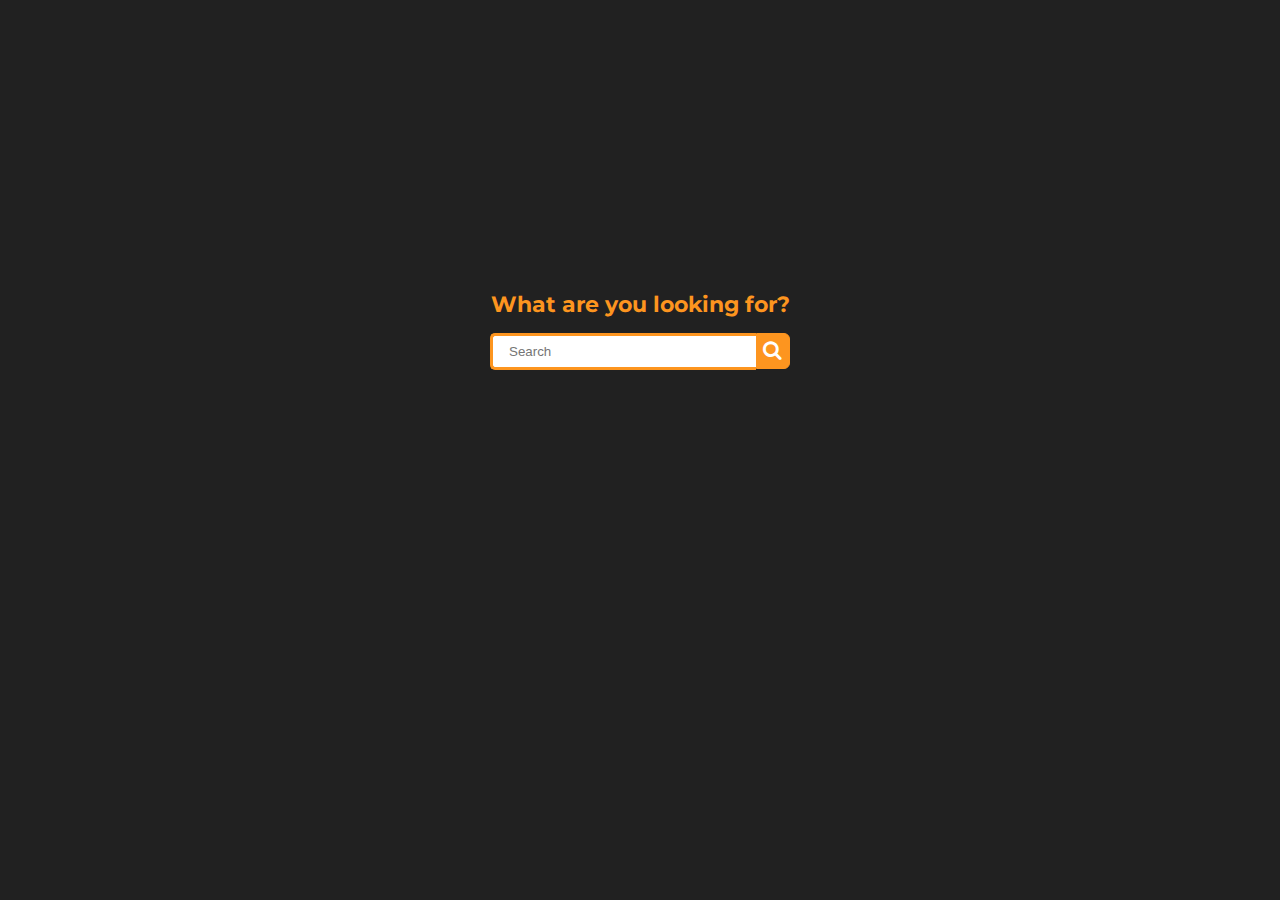
<file: Função Debounce/index.html>
<!DOCTYPE html>
<html lang="en">
<head>
    <meta charset="UTF-8">
    <meta name="viewport" content="width=device-width, initial-scale=1.0">
    <title>Debounce</title>
  
    <link rel="stylesheet" href="styles.css">
    <link rel="stylesheet" href="https://maxcdn.bootstrapcdn.com/font-awesome/4.4.0/css/font-awesome.min.css">
</head>
<body>
    
    <div class="wrap">
        <h1>What are you looking for?</h1>
        <div class="search">
           <input type="text"
                  placeholder="Search">
           <button type="submit">
             <i class="fa fa-search"></i>
          </button>
        </div>
     </div>

    <script src="scripts.js"></script>
</body>
</html>
</file>
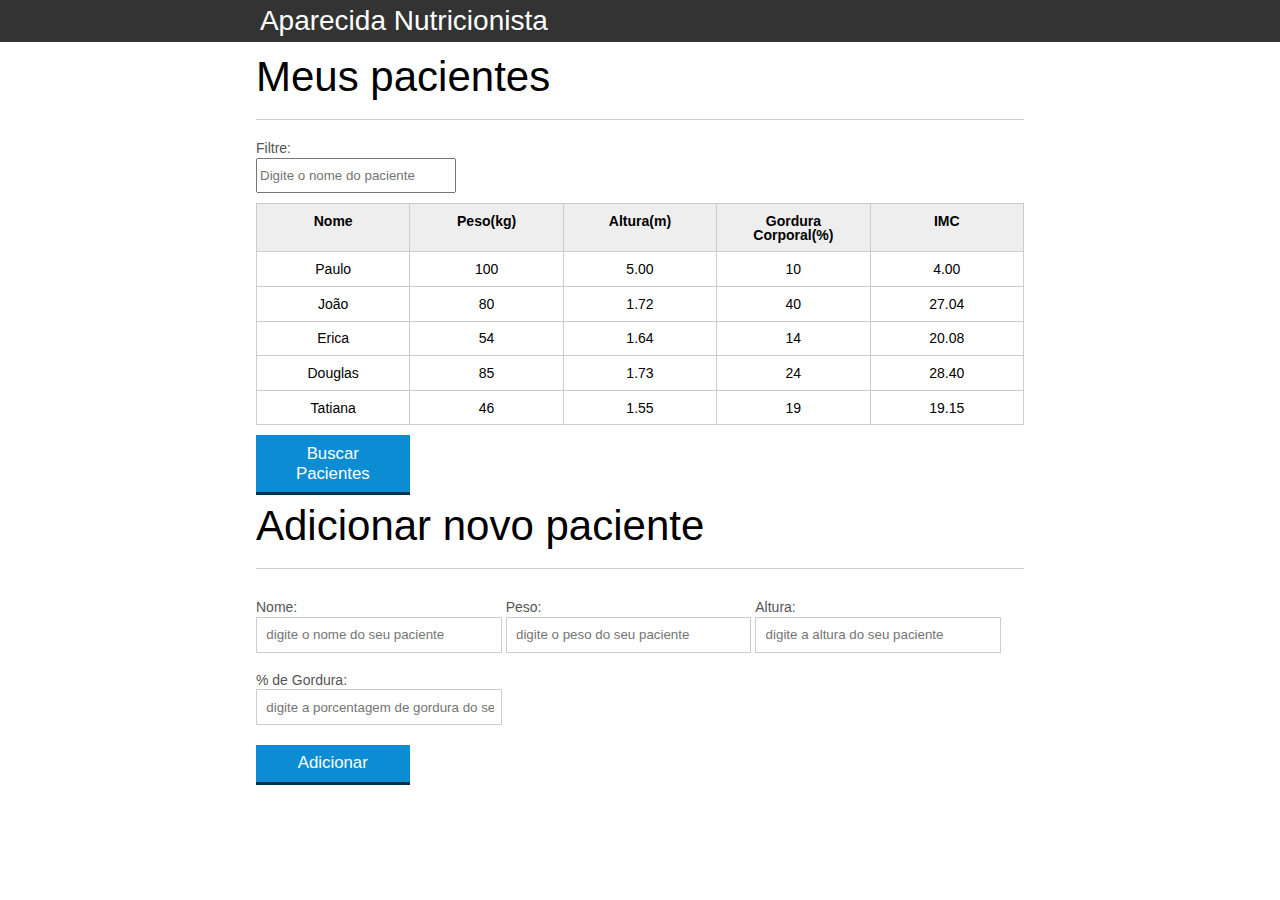
<file: Manipulando o DOM/index.html>
<!DOCTYPE html>
<html lang="pt-br">
	<head>
		<meta charset="UTF-8">
		<title>Aparecida Nutrição</title>
		<link rel="icon" href="favicon.ico" type="image/x-icon">
		<link rel="stylesheet" type="text/css" href="css/reset.css">
		<link rel="stylesheet" type="text/css" href="css/index.css">

	</head>
	<body>

		<header>
			<div class="container">
				<h1 class="titulo">Aparecida Nutrição</h1>
			</div>
		</header>
		<main>
			<section class="container">
				<h2>Meus pacientes</h2>
				<label for="filtrar-tabela">Filtre:</label>
				<input type="text" name="filtro" id="filtrar-tabela" placeholder="Digite o nome do paciente">
				<table>
					<thead>
					   <tr>
						 <th>Nome</th>
						 <th>Peso(kg)</th>
						 <th>Altura(m)</th>
						 <th>Gordura Corporal(%)</th>
						 <th>IMC</th>
						</tr>
					</thead>
					<tbody id="tabela-pacientes">
						<tr class="paciente" id="primeiro-paciente">
							<td class="info-nome">Paulo</td>
							<td class="info-peso">100</td>
							<td class="info-altura">5.00</td>
							<td class="info-gordura">10</td>
							<td class="info-imc">0</td>
						</tr>

						<tr class="paciente" >
							<td class="info-nome">João</td>
							<td class="info-peso">80</td>
							<td class="info-altura">1.72</td>
							<td class="info-gordura">40</td>
							<td class="info-imc">0</td>
						</tr>

						<tr class="paciente" >
							<td class="info-nome">Erica</td>
							<td class="info-peso">54</td>
							<td class="info-altura">1.64</td>
							<td class="info-gordura">14</td>
							<td class="info-imc">0</td>
						</tr>

						<tr class="paciente">
							<td class="info-nome">Douglas</td>
							<td class="info-peso">85</td>
							<td class="info-altura">1.73</td>
							<td class="info-gordura">24</td>
							<td class="info-imc">0</td>
						</tr>
						<tr class="paciente" >
							<td class="info-nome">Tatiana</td>
							<td class="info-peso">46</td>
							<td class="info-altura">1.55</td>
							<td class="info-gordura">19</td>
							<td class="info-imc">0</td>
						</tr>
					</tbody>
				</table>

				<span id="erro-ajax" class="invisivel">Erro ao buscar os pacientes</span>
		
				<button id="buscar-pacientes" class="botao bto-principal">Buscar Pacientes</button>
			</section>
		</main>
		<section class="container">
			<h2 id="titulo-form">Adicionar novo paciente</h2>
			<ul id="mensagens-erro">
			</ul>
			<form id="form-adiciona">
				<div class="grupo">
					<label for="nome">Nome:</label>
					<input id="nome" name="nome" type="text" placeholder="digite o nome do seu paciente" class="campo">
				</div>
				<div class="grupo">
					<label for="peso">Peso:</label>
					<input id="peso" name="peso" type="text" placeholder="digite o peso do seu paciente" class="campo campo-medio">
				</div>
				<div class="grupo">
					<label for="altura">Altura:</label>
					<input id="altura" name="altura" type="text" placeholder="digite a altura do seu paciente" class="campo campo-medio">
				</div>
				<div class="grupo">
					<label for="gordura">% de Gordura:</label>
					<input id="gordura" type="text" placeholder="digite a porcentagem de gordura do seu paciente" class="campo campo-medio">
				</div>
		
				<button id="adicionar-paciente" class="botao bto-principal">Adicionar</button>
			</form>
		</section>
	<script src="js/principal.js"></script>
	<script src="js/form.js"></script>
	<script src="js/remover-paciente.js" ></script>
	<script src="js/filtra.js" ></script>
	<script src="js/buscar-pacientes.js" ></script>
</body>
</html>
</file>
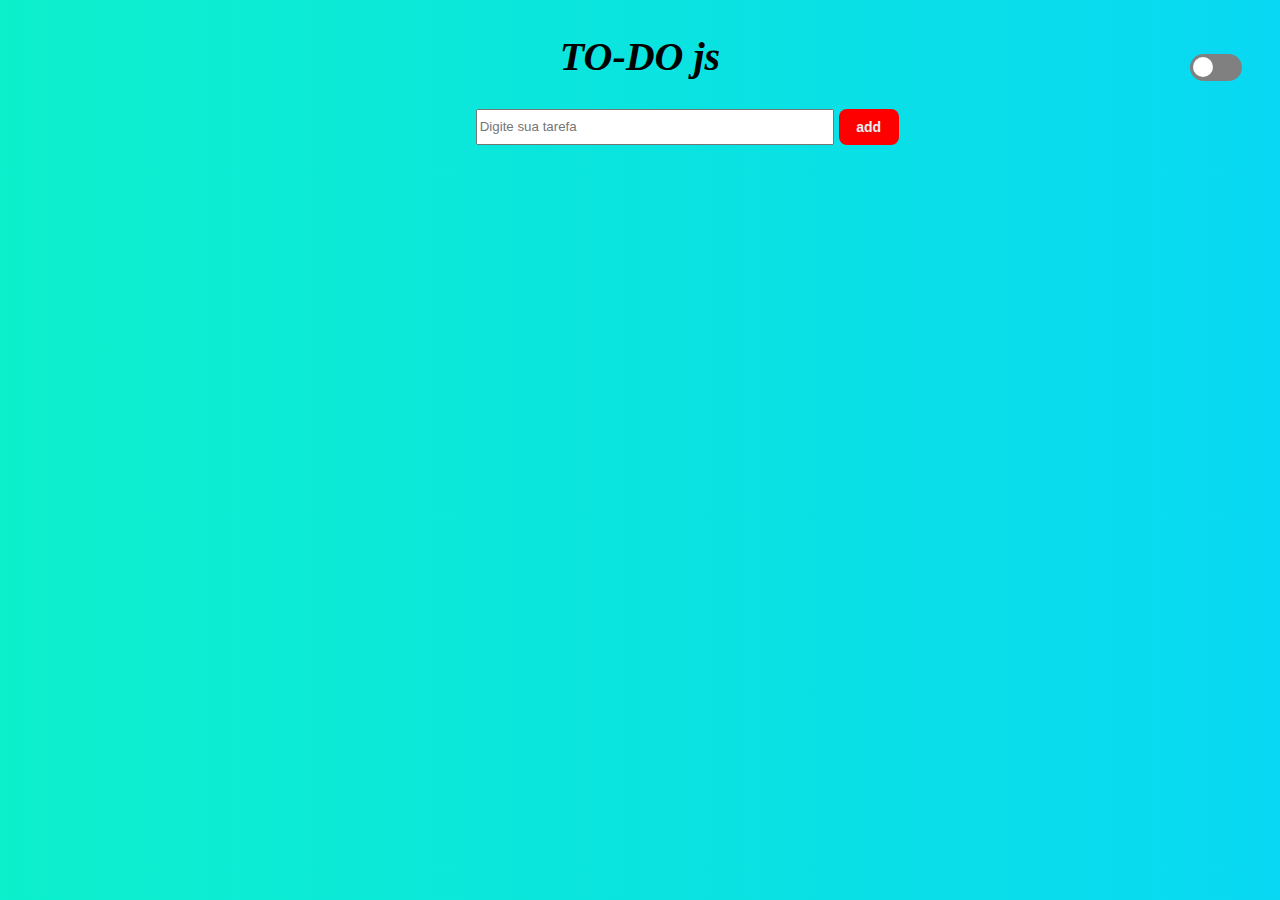
<file: to-do_js/index.html>
<!DOCTYPE html>
<html lang="en">
<head>
    <meta charset="UTF-8">
    <meta name="viewport" content="width=device-width, initial-scale=1.0">
    <link rel="stylesheet" type="text/css" href="style.css">
    <title>To-do.js</title>
</head>
<body> 
    <div class="header">
        <h1 class="title">TO-DO js</h1>
        <div class="bnt-check">
            <input id="switch" type="checkbox" name="theme">
            <label for="switch">Toggle</label>
        </div>
    </div>
    <div id="app">
       <div class="conteiner">
            <div class="conteiner-input-bnt">
                <input class="input" type="text" placeholder="Digite sua tarefa">
                <button onclick="addTodo()">add</button>     
            </div>
        <div class="list">
            <ul>
                <!-- <img src="./imgs/trashD.png" alt=""> -->
                <li class="checked">oi</li>
            </ul>
            
        </div>
      </div>
    </div>
    <script src="main.js"></script>
    <script src="darkMode.js"></script>
</body>
</html>
</file>
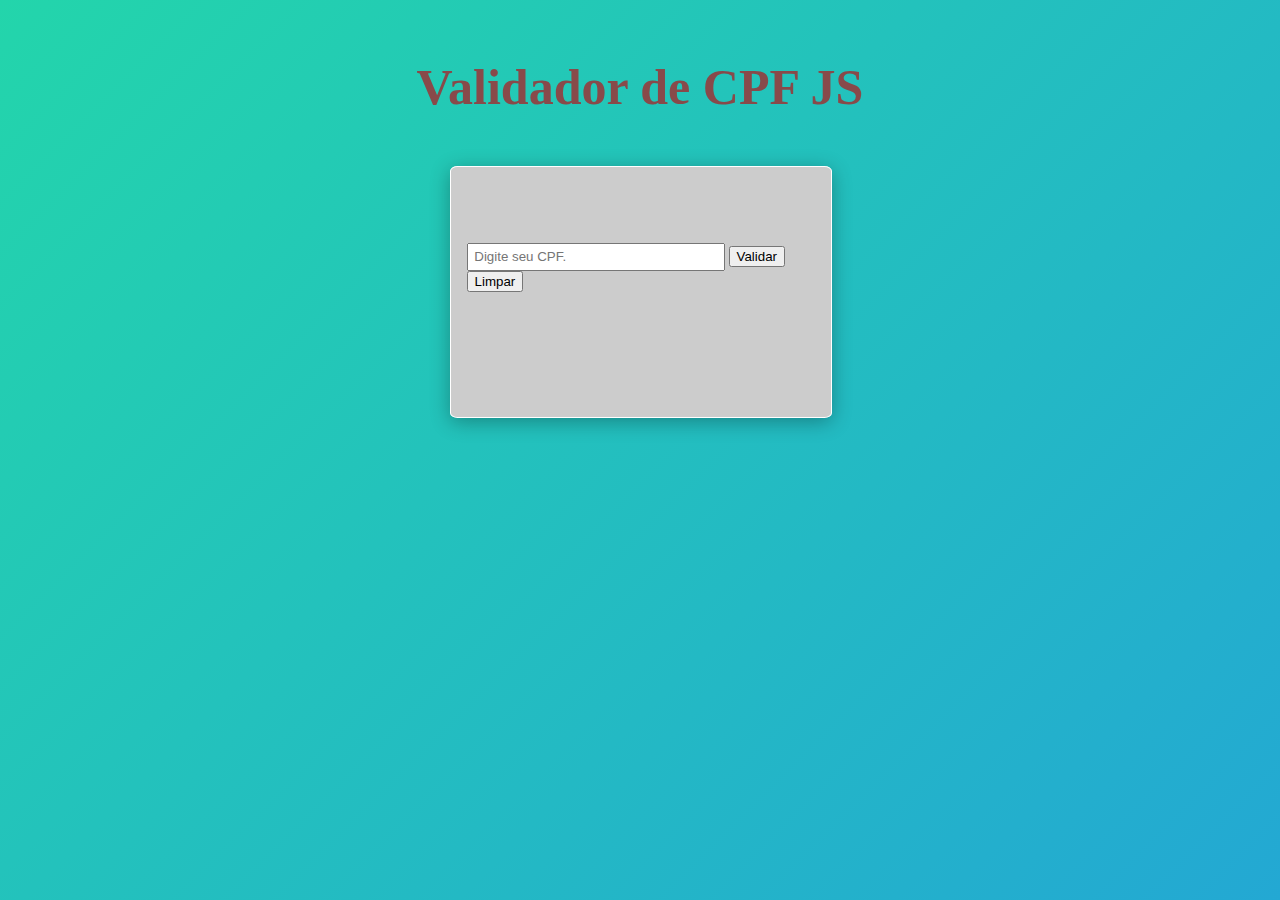
<file: validadorCpfJs/index.html>
<!DOCTYPE html>
<html lang="en">
<head>
  <meta charset="UTF-8">
  <meta name="viewport" content="width=device-width, initial-scale=1.0">
  <link rel="stylesheet" type="text/css" href="style.css">
  <title>Validador</title>
</head>
<body>
  <div class="title">
    <p>Validador de CPF JS</p>
  </div>
  <div class="content">
    <div class="content-input">
      <input class="input" type="text" maxlength="14" placeholder=" Digite seu CPF."/>
      <button class=" button" onclick="pegarCpf()">Validar</button>
    <button class=" button" onclick="apagar()">Limpar</button>
    </div>
    <div class="textt">
      <p id="messege"></p>
    </div>
  </div>
  <script
  type="text/javascript"
  src="main.js">
</script>
</body>
</html>
</file>
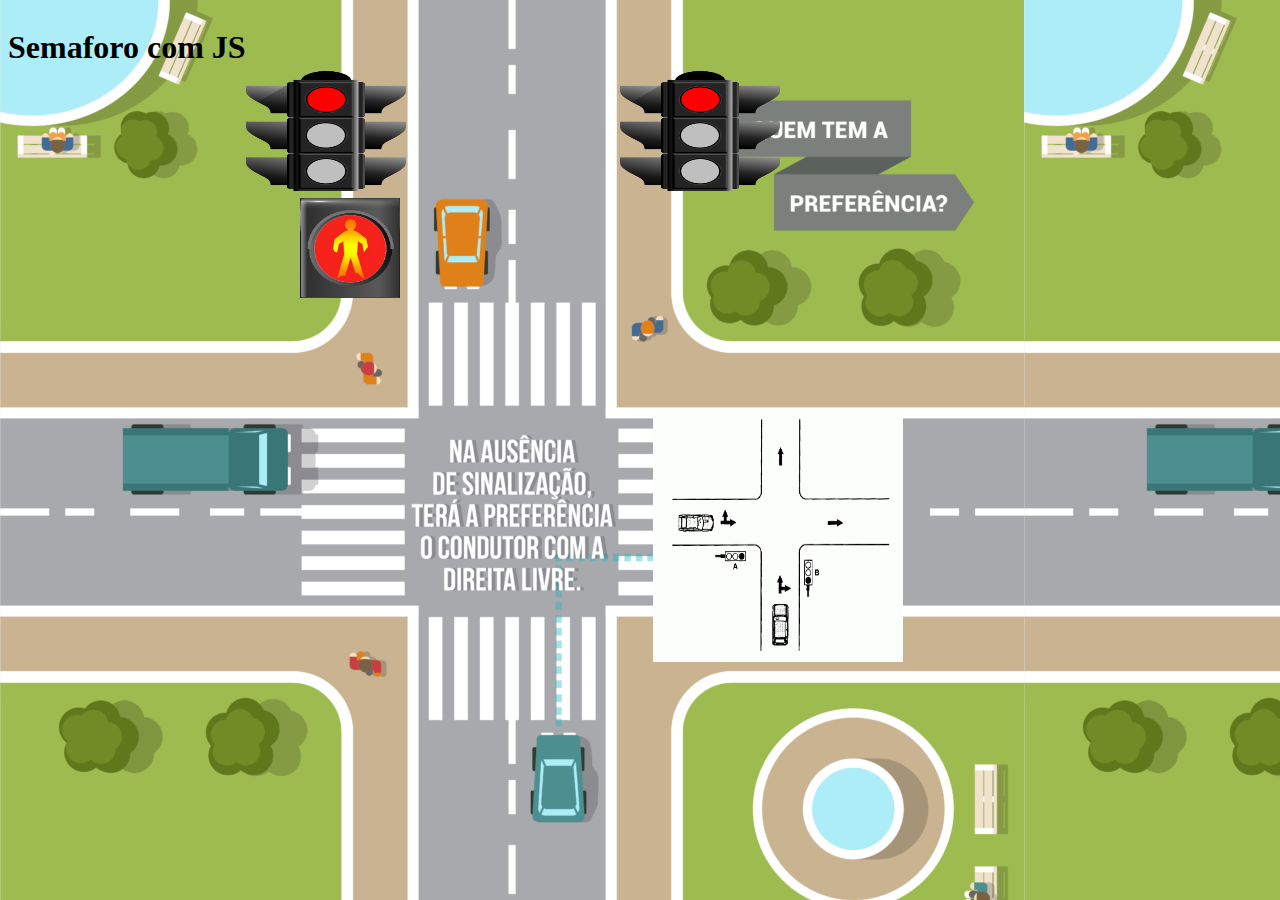
<file: Semaforo_Js/semaforo.html>
<html>
    <head>
     <link rel="stylesheet" type="text/css" href="style.css">
   </head>
<body>
  <div class="semaforo">  
    <h1>Semaforo com JS</h1>
        <img id="semaforo1" src="imgens/red.png" width="160" height="120"></img>
        <img id="semaforo2" src="imgens/red.png" width="160" height="120"></img>
        <img id="pedestre1" src="imgens/vermelho.png" width="100" height="100">
        <!-- <img id="pedestre2" src="imgens/vermelho.png" width="100" height="100"> -->
        <img id="sistema"   src="imgens/img.gif" width="250" height="250">
    </div>
    <script
        type="text/javascript"
        src="script.js">
    </script>
    </body>
</html>
</file>
<file: Função Debounce/styles.css>
@import url('https://fonts.googleapis.com/css2?family=Montserrat:wght@400;700&display=swap');

* { 
    -webkit-font-smoothing: antialiased;
}

:root {
  --primary-color: #fd951f;
}

html {
  font-size: 62.5%;
}

body{
  background: #212121;
  
  font-family: 'Montserrat', sans-serif;
}

h1 {
  color: var(--primary-color);
  font-size: 2.2rem;
}

.wrap {
  width: 100%;
  height: 70vh;
 
  display:flex;
  flex-direction: column;
  align-items: center;
  justify-content:center;
}



.search {
  max-width: 300px;
  width: 50%;
  
  display: flex;
}


input {
  width: 100%;
  
  border: 3px solid var(--primary-color);
  border-right: none;
  border-radius: 5px 0 0 5px;
  
  
  padding: 8px 16px;
  
  outline: none;
  
  color: #212121;
}

input:focus{
  color: black;
}

button {
  background: var(--primary-color);
  
  width: 40px;
  height: 36px;
  
  border-radius: 0 6px 6px 0;
  border: 1px solid var(--primary-color);
  
  font-size: 2rem;
  text-align: center;
  color: #fff;
  
  cursor: pointer;
}
</file>
<file: Manipulando o DOM/css/index.css>
*{
	box-sizing: border-box;
 }

body{
	font-family: "Helvetica Neue", "Helvetica", Helvetica, Arial, sans-serif;
	font-size: 14px;
}

header{
	background-color: #333;
	height: 3em;
	color: #FFF;
	margin-bottom: 1em;
}

header h1{
	font-size: 2em;
	display:inline-block;
	vertical-align:	middle;
}
header h2{
	font-size: 2em;
	display:inline-block;
	vertical-align:	middle;
}

header .container:before{
	content: '';
	display:inline-block;
	height: 100%;
	vertical-align:	middle;
}

.container{
	width: 60%;
	height: 100%;
	margin: 0 auto;
}

section{
	margin: 2em 0;
	overflow: hidden;
}

section h2{
	font-size: 3em;
	display: block;
	padding-bottom: .5em;
	border-bottom: 1px solid #ccc;
	margin-bottom: .5em;
}

table{
	width: 100%;
	margin-bottom : .5em;
    table-layout: fixed;

}

td, th {
	padding: .7em;
	margin: 0;
	border: 1px solid #ccc;
	text-align: center;
}

th{
	font-weight: bold;
	background-color: #EEE;
}

label{
	color: #555;
	display: block;
	margin-bottom: .2em;
}

.campo{
	margin: 0;
	padding-bottom: 1em;
	width: 100%;
	border: 1px solid #ccc;
	padding: .7em;
	width: 100%;
}

.campo-medio{
	display: inline-block;
	padding-right: .5em;
}

.grupo{
	width: 32%;
	display: inline-block;
	padding: 10px 0px;
}

button{
	padding: .5em 2em;
	border: 0;
	border-bottom: 3px solid;
	font-size: 1.2em;
	cursor: pointer;
	margin: 0;
	margin-top: -3px;
	color: #fff;
	background-color:#0c8cd3;
	border-color: #04324c;
	width: 20%;
    display: block;
    clear: both;
    margin: 10px 0px;

}

button:active{
	margin-top:0px;
	border: 0;
}

button[disabled=disabled], button:disabled {
    background-color: gray;
	border-color: darkgray;

}

.adicionar-paciente{
    margin-top: 30px;
}

.campo-invalido{
	border: 1px solid red;
}
#mensagens-erro {
    color: red;
}
.paciente-invalido{
	background-color: lightcoral;
}
.fadeOut {
    opacity: 0;
    transition: 0.5s;
}

#filtrar-tabela {
    width: 200px;
    height: 35px;
    margin-bottom: 10px;
}

.fadeOut{
    opacity: 0;
    transition: 0.5s;
}
.invisivel{
    display: none;
}
</file>
<file: to-do_js/style.css>
html{
    --bg:rgb(2,0,36);
    --bgg:linear-gradient(90deg, rgba(2,0,36,1) 0%, rgba(13,240,204,1) 0%, rgba(8,216,243,1) 100%);
    --bg-title:black;
    --bg-bnt:#eee;
    --bg-bntcheck: #0077FF;
    --bg-li:#eee;
    --bg-licheck:#888;
   
}
body{
    background:var(--bg);
    background: var(--bgg); 
  
}
.header{
    flex-direction: row;
    display: flex;
    justify-content: center;
    align-items: center; 
}
.title{
 
    margin: 2%; 
    padding: 0px 0px 3px 0px; 
    font-size: 40px;
    font-style: italic;
    font-weight: bold;
    color: var(--bg-title)     
}
.bnt-check{
    position: absolute;
    float: right;
    right: 3%;
    top: 6%
}
input[type=checkbox]{
    height: 0;
    width: 0;
    visibility: hidden;
}
label {
    cursor: pointer;
    text-indent: -9999px;
    width: 52px;
    height: 27px;
    background: grey; 
    float: right;
    border-radius: 100px;
    position: relative;
}

label::after{
    content: '';
    position: absolute;
    top: 3px;
    left: 3px;
    width: 20px;
    height: 20px;
    background-color: white;
    border-radius: 90px;
    transition: 0.3s;
}
input:checked + label {
    background-color: var(--bg-bntcheck);
}

input:checked + label::after {
    left: calc(100% - 5px);
    transform: translateX(-100%);
}

label:active:after {
    width: 45px;
}
.conteiner-input-bnt{
    display: flex;
    flex-direction: row;
}
.input{
  height: 30px;
  width: 350px;
  margin: 0% 0% 1% 37%;

}
button{
    color: var(--bg-bnt);
    background-color: red;
    font-weight: bold;
    height: 36px;
    width: 60px;
    border-radius: 8px; 
    font-size: 14px;
    cursor: pointer;
    transition: 0.3s;
    margin-left: 0.4%; 
    border: none;

}
.button:hover {
    background-color: #bbb;
   
}
ul li {
    margin-top: 0.5%;
    margin-left:30%; 
    list-style-type: none;
    cursor: pointer;
    padding: 8px 8px 8px 12px;
    background: var(--bg-li);
    font-size: 18px;
    transition: 0.2s;
    width: 38%; 

}

ul li:hover {
    background: rgb(201, 194, 194);
}

.close {
    position: absolute;
    right: 440px;
    padding: 3px 16px 12px 16px;
    font-weight: bold;
    
  }

 ul li.checked {
    background: var(--bg-licheck);
    text-decoration: line-through;
  }
</file>
<file: validadorCpfJs/style.css>
body{
  background:  linear-gradient( -45deg,  #ee7752, #e73c7e, #23A6D5, #23D5AB);
  background-size: 400% 400%;
}
.title{
  display: flex;
  justify-content: center;
  font-size: 50px;
  font-weight: bold;
  color: #884a4a;
}
.content {

  align-items: center;
  border: solid 1px #ffffff;
  box-shadow: 0 4px 20px 0 rgb(0, 0,0, 0.3);
  border-radius: 2%;
  height: 250px;
  width: 30%;
  margin: 0% 35%;
  background-color: #cccccc;
}

.content-input{
  align-items: center;
  margin:20% 4%;  
}

.input{
  width:250px;
  height: 22px;
} 

.textt{
  margin-top: -15%;
  margin-left: 5%;
  color: red;
  font-weight: bold;
}
</file>
<file: Semaforo_Js/style.css>
body{
    background-image: url("imgens/fundo.png");
}
.semaforo{
    height: 100%; 
    display: flex;   
}

#semaforo1{
    margin-top: 5%;
    flex-direction: column;
    align-items: center;
}

#semaforo2{
    margin-top: 5%;
    flex-direction: column;
    align-items: center;
    margin-left: 17%;
}
#pedestre1{
    margin-top: 15%;
    margin-left: -38%;
}
#pedestre2{
    margin-top: 15%;
    margin-left: 22%;
}
#sistema{
    margin-top: 32%;
    margin-left: 20%;
}
</file>
